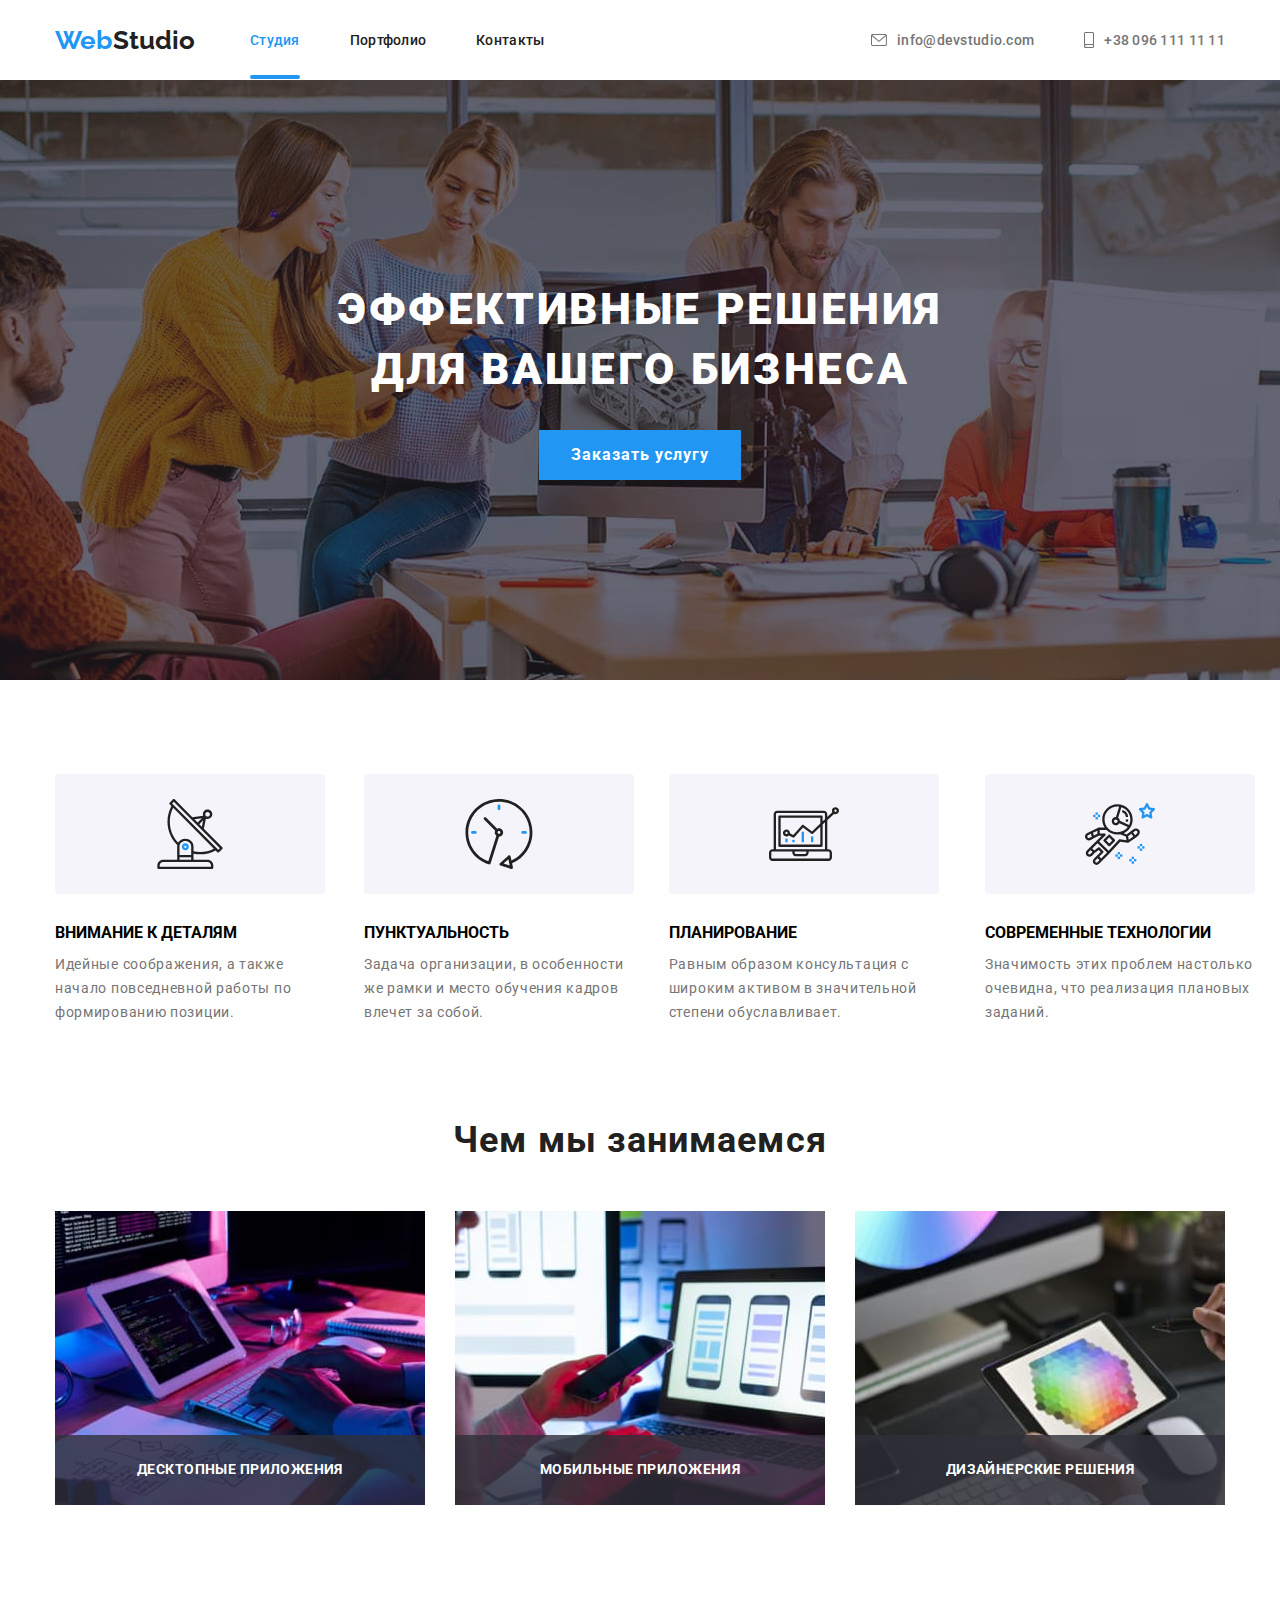
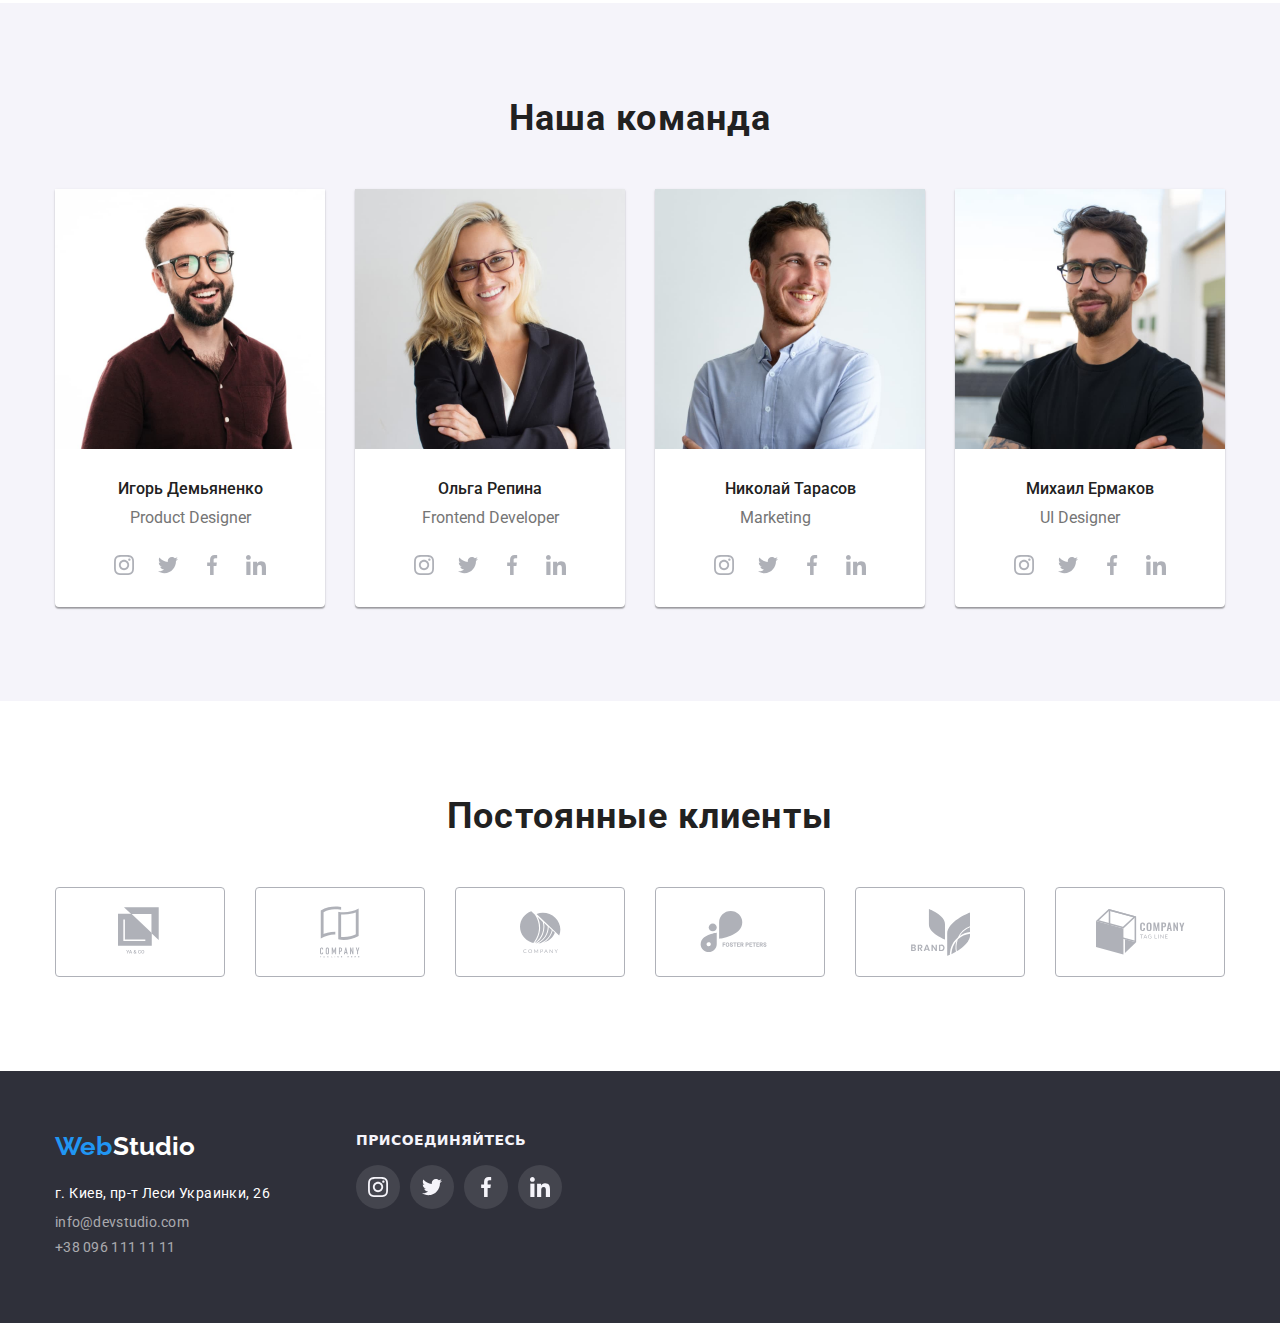
<file: index.html>
﻿<!DOCTYPE html>
<html lang="en">
  <head>
    <link
      rel="stylesheet"
      href="https://cdnjs.cloudflare.com/ajax/libs/modern-normalize/1.0.0/modern-normalize.min.css"
    />
    <link rel="preconnect" href="https://fonts.gstatic.com" />
    <link
      href="https://fonts.googleapis.com/css2?family=Raleway:wght@700&family=Roboto:wght@400;500;700;900&display=swap"
      rel="stylesheet"
    />
    <link rel="stylesheet" href="./css/style.css" />
    <meta charset="UTF-8" />
    <meta
      name="viewport"
      content="width=device-width, initial-scale=1.0"
      lang="ru"
    />
    <title>WebStudio</title>
  </head>
  <body>
    <header>
      <div class="navigation-bar container">
        <nav>
          <a class="logo" href="./index.html">
            <span class="logo-left-part">Web</span>
            <span class="logo-right-part">Studio</span>
          </a>
          <ul class="navigation-list">
            <li><a class="item current-page" href="./index.html">Студия</a></li>
            <li>
              <a class="item link-without-underline" href="./portfolio.html"
                >Портфолио</a
              >
            </li>
            <li><a class="item link-without-underline" href="">Контакты</a></li>
          </ul>
        </nav>
        <ul class="contacts">
          <li>
            <address class="nav-address" tabindex="0">
              <svg width="16" height="12" class="contact-image">
                <use href="./image/sprite.svg#icon-envelope"></use>
              </svg>
              <a class="contact" href="mailto:info@devstudio.com" tabindex="-1"
                >info@devstudio.com</a
              >
            </address>
          </li>
          <li>
            <address class="nav-address" tabindex="0">
              <svg width="10" height="16" class="contact-image">
                <use href="./image/sprite.svg#icon-smartphone"></use>
              </svg>
              <a class="contact" href="tel:+380961111111" tabindex="-1"
                >+38 096 111 11 11</a
              >
            </address>
          </li>
        </ul>
      </div>
    </header>
    <main>
      <div class="backdrop is-hidden" data-modal>
        <div class="modal">
          <button type="button" class="close-btn" data-modal-close></button>
        </div>
      </div>
      <section title="hero" class="section-hero">
        <div class="hero container">
          <h1>Эффективные решения для вашего бизнеса</h1>
          <button class="blue-button" data-modal-open type="button">
            Заказать услугу
          </button>
        </div>
      </section>
      <section class="virtues" title="our virtues">
        <div class="container">
          <h2 style="visibility: hidden; height: 0px">Наши преимущества</h2>
          <ul class="container virtues-list">
            <li class="virtues-item">
              <div class="virtues-image">
                <svg width="70" height="70">
                  <use href="./image/sprite.svg#icon-antenna"></use>
                </svg>
              </div>
              <h3>Внимание к деталям</h3>
              <p>
                Идейные соображения, а также начало повседневной работы по
                формированию позиции.
              </p>
            </li>
            <li class="virtues-item">
              <div class="virtues-image">
                <svg width="70" height="70">
                  <use href="./image/sprite.svg#icon-clock"></use>
                </svg>
              </div>

              <h3>Пунктуальность</h3>
              <p>
                Задача организации, в особенности же рамки и место обучения
                кадров влечет за собой.
              </p>
            </li>
            <li class="virtues-item">
              <div class="virtues-image">
                <svg width="70" height="70">
                  <use href="./image/sprite.svg#icon-draght"></use>
                </svg>
              </div>

              <h3>Планирование</h3>
              <p>
                Равным образом консультация с широким активом в значительной
                степени обуславливает.
              </p>
            </li>
            <li class="virtues-item">
              <div class="virtues-image">
                <svg width="70" height="70">
                  <use href="./image/sprite.svg#icon-astronaut"></use>
                </svg>
              </div>
              <h3>Современные технологии</h3>
              <p>
                Значимость этих проблем настолько очевидна, что реализация
                плановых заданий.
              </p>
            </li>
          </ul>
        </div>
      </section>
      <section title="What we are doing" class="our-work">
        <div class="container">
          <h2>Чем мы занимаемся</h2>
          <div class="our-works-container">
            <ul class="our-work-list">
              <li class="item">
                <img
                  src="./image/photo1.png"
                  alt="Программист пишет код"
                  width="370"
                  height="294"
                />
                <span class="works-label">Десктопные приложения</span>
              </li>
              <li class="item">
                <img
                  src="./image/photo2.png"
                  alt="Дизайнер разрабатывает стиль приложения для мобильного телефона"
                  width="370"
                  height="294"
                />
                <span class="works-label">Мобильные приложения</span>
              </li>
              <li class="item">
                <img
                  src="./image/photo3.png"
                  alt="Дизайнер работает с цветовой схемой на планшете"
                  width="370"
                  height="294"
                />
                <span class="works-label">Дизайнерские решения</span>
              </li>
            </ul>
          </div>
        </div>
      </section>
      <section title="Our team" class="our-team our-work">
        <div class="container">
          <h2>Наша команда</h2>
          <ul class="team-container">
            <li class="employee-card">
              <img
                src="./image/igor.jpg"
                alt="Фотография Игоря Демьяненко"
                width="270"
                height="260"
              />
              <h3>Игорь Демьяненко</h3>
              <span>Product Designer</span>
              <ul class="social-list">
                <li class="social-list-item">
                  <a class="social-link" href="https://www.instagram.com/">
                    <svg width="20" height="20" class="social-image">
                      <use href="./image/sprite.svg#icon-instagram"></use>
                    </svg>
                  </a>
                </li>
                <li>
                  <a class="social-link" href="https://twitter.com/?lang=uk">
                    <svg width="20" height="20" class="social-image">
                      <use href="./image/sprite.svg#icon-twitter"></use>
                    </svg>
                  </a>
                </li>
                <li>
                  <a class="social-link" href="https://facebook.com/">
                    <svg width="20" height="20" class="social-image">
                      <use href="./image/sprite.svg#icon-facebook"></use>
                    </svg>
                  </a>
                </li>
                <li>
                  <a class="social-link" href="https://www.linkedin.com/">
                    <svg width="20" height="20" class="social-image">
                      <use href="./image/sprite.svg#icon-linkedin"></use>
                    </svg>
                  </a>
                </li>
              </ul>
            </li>
            <li class="employee-card">
              <img
                src="./image/olga.jpg"
                alt="Фотография Ольги Репиной"
                width="270"
                height="260"
              />
              <h3>Ольга Репина</h3>
              <span>Frontend Developer</span>
              <ul class="social-list">
                <li class="social-list-item">
                  <a class="social-link" href="https://www.instagram.com/">
                    <svg width="20" height="20" class="social-image">
                      <use href="./image/sprite.svg#icon-instagram"></use>
                    </svg>
                  </a>
                </li>
                <li>
                  <a class="social-link" href="https://twitter.com/?lang=uk">
                    <svg width="20" height="20" class="social-image">
                      <use href="./image/sprite.svg#icon-twitter"></use>
                    </svg>
                  </a>
                </li>
                <li>
                  <a class="social-link" href="https://facebook.com/">
                    <svg width="20" height="20" class="social-image">
                      <use href="./image/sprite.svg#icon-facebook"></use>
                    </svg>
                  </a>
                </li>
                <li>
                  <a class="social-link" href="https://www.linkedin.com/">
                    <svg width="20" height="20" class="social-image">
                      <use href="./image/sprite.svg#icon-linkedin"></use>
                    </svg>
                  </a>
                </li>
              </ul>
            </li>
            <li>
              <div class="employee-card">
                <img
                  src="./image/nick.jpg"
                  alt="Фотография Николая Тарасова"
                  width="270"
                  height="260"
                />
                <h3>Николай Тарасов</h3>
                <span>Marketing</span>
                <ul class="social-list">
                  <li class="social-list-item">
                    <a class="social-link" href="https://www.instagram.com/">
                      <svg width="20" height="20" class="social-image">
                        <use href="./image/sprite.svg#icon-instagram"></use>
                      </svg>
                    </a>
                  </li>
                  <li>
                    <a class="social-link" href="https://twitter.com/?lang=uk">
                      <svg width="20" height="20" class="social-image">
                        <use href="./image/sprite.svg#icon-twitter"></use>
                      </svg>
                    </a>
                  </li>
                  <li>
                    <a class="social-link" href="https://facebook.com/">
                      <svg width="20" height="20" class="social-image">
                        <use href="./image/sprite.svg#icon-facebook"></use>
                      </svg>
                    </a>
                  </li>
                  <li>
                    <a class="social-link" href="https://www.linkedin.com/">
                      <svg width="20" height="20" class="social-image">
                        <use href="./image/sprite.svg#icon-linkedin"></use>
                      </svg>
                    </a>
                  </li>
                </ul>
              </div>
            </li>
            <li>
              <div class="employee-card">
                <img
                  src="./image/michael.jpg"
                  alt="Фотография Михаила Ермакова"
                  width="270"
                  height="260"
                />
                <h3>Михаил Ермаков</h3>
                <span>UI Designer</span>
                <ul class="social-list">
                  <li class="social-list-item">
                    <a class="social-link" href="https://www.instagram.com/">
                      <svg width="20" height="20" class="social-image">
                        <use href="./image/sprite.svg#icon-instagram"></use>
                      </svg>
                    </a>
                  </li>
                  <li>
                    <a class="social-link" href="https://twitter.com/?lang=uk">
                      <svg width="20" height="20" class="social-image">
                        <use href="./image/sprite.svg#icon-twitter"></use>
                      </svg>
                    </a>
                  </li>
                  <li>
                    <a class="social-link" href="https://facebook.com/">
                      <svg width="20" height="20" class="social-image">
                        <use href="./image/sprite.svg#icon-facebook"></use>
                      </svg>
                    </a>
                  </li>
                  <li>
                    <a class="social-link" href="https://www.linkedin.com/">
                      <svg width="20" height="20" class="social-image">
                        <use href="./image/sprite.svg#icon-linkedin"></use>
                      </svg>
                    </a>
                  </li>
                </ul>
              </div>
            </li>
          </ul>
        </div>
      </section>
      <section title="Our clients" class="our-clients">
        <div class="container">
          <h2>Постоянные клиенты</h2>
          <ul>
            <li>
              <a href="https://">
                <svg width="45" height="50">
                  <use href="./image/sprite.svg#logo-1"></use>
                </svg>
              </a>
            </li>
            <li>
              <a href="https://">
                <svg width="40" height="52">
                  <use href="./image/sprite.svg#logo-2"></use>
                </svg>
              </a>
            </li>
            <li>
              <a href="https://">
                <svg width="41" height="42.6">
                  <use href="./image/sprite.svg#logo-3"></use>
                </svg>
              </a>
            </li>
            <li>
              <a href="https://">
                <svg width="80" height="42">
                  <use href="./image/sprite.svg#logo-4"></use>
                </svg>
              </a>
            </li>
            <li>
              <a href="https://">
                <svg width="59" height="47">
                  <use href="./image/sprite.svg#logo-5"></use>
                </svg>
              </a>
            </li>
            <li>
              <a href="https://">
                <svg width="89" height="46">
                  <use href="./image/sprite.svg#logo-6"></use>
                </svg>
              </a>
            </li>
          </ul>
        </div>
      </section>
    </main>
    <footer class="footer-container">
      <div class="container footer-blocks">
        <div>
          <a class="logo" href="./index.html">
            <span class="logo-left-part">Web</span>
            <span class="logo-right-part">Studio</span>
          </a>
          <address>
            <div class="address-block">
              <a
                class="location"
                href="https://www.google.com/maps/d/embed?mid=10uSM3H-mIU3GznYo2szRIEphczw"
                >г. Киев, пр-т Леси Украинки, 26</a
              >
              <a class="address-item" href="mailto:info@devstudio.com">
                <pre>info@devstudio.com</pre>
              </a>
              <a class="address-item" href="tel:+380961111111">
                <pre>+38 096 111 11 11</pre>
              </a>
            </div>
          </address>
        </div>
        <div class="right-block">
          <span>присоединяйтесь</span>
          <ul class="social-list">
            <li class="social-list-item">
              <a class="social-link" href="https://www.instagram.com/">
                <svg width="20" height="20" class="social-image">
                  <use href="./image/sprite.svg#icon-instagram"></use>
                </svg>
              </a>
            </li>
            <li>
              <a class="social-link" href="https://twitter.com/?lang=uk">
                <svg width="20" height="20" class="social-image">
                  <use href="./image/sprite.svg#icon-twitter"></use>
                </svg>
              </a>
            </li>
            <li>
              <a class="social-link" href="https://facebook.com/">
                <svg width="20" height="20" class="social-image">
                  <use href="./image/sprite.svg#icon-facebook"></use>
                </svg>
              </a>
            </li>
            <li>
              <a class="social-link" href="https://www.linkedin.com/">
                <svg width="20" height="20" class="social-image">
                  <use href="./image/sprite.svg#icon-linkedin"></use>
                </svg>
              </a>
            </li>
          </ul>
        </div>
      </div>
    </footer>
    <script src="./js/modal.js"></script>
  </body>
</html>
</file>
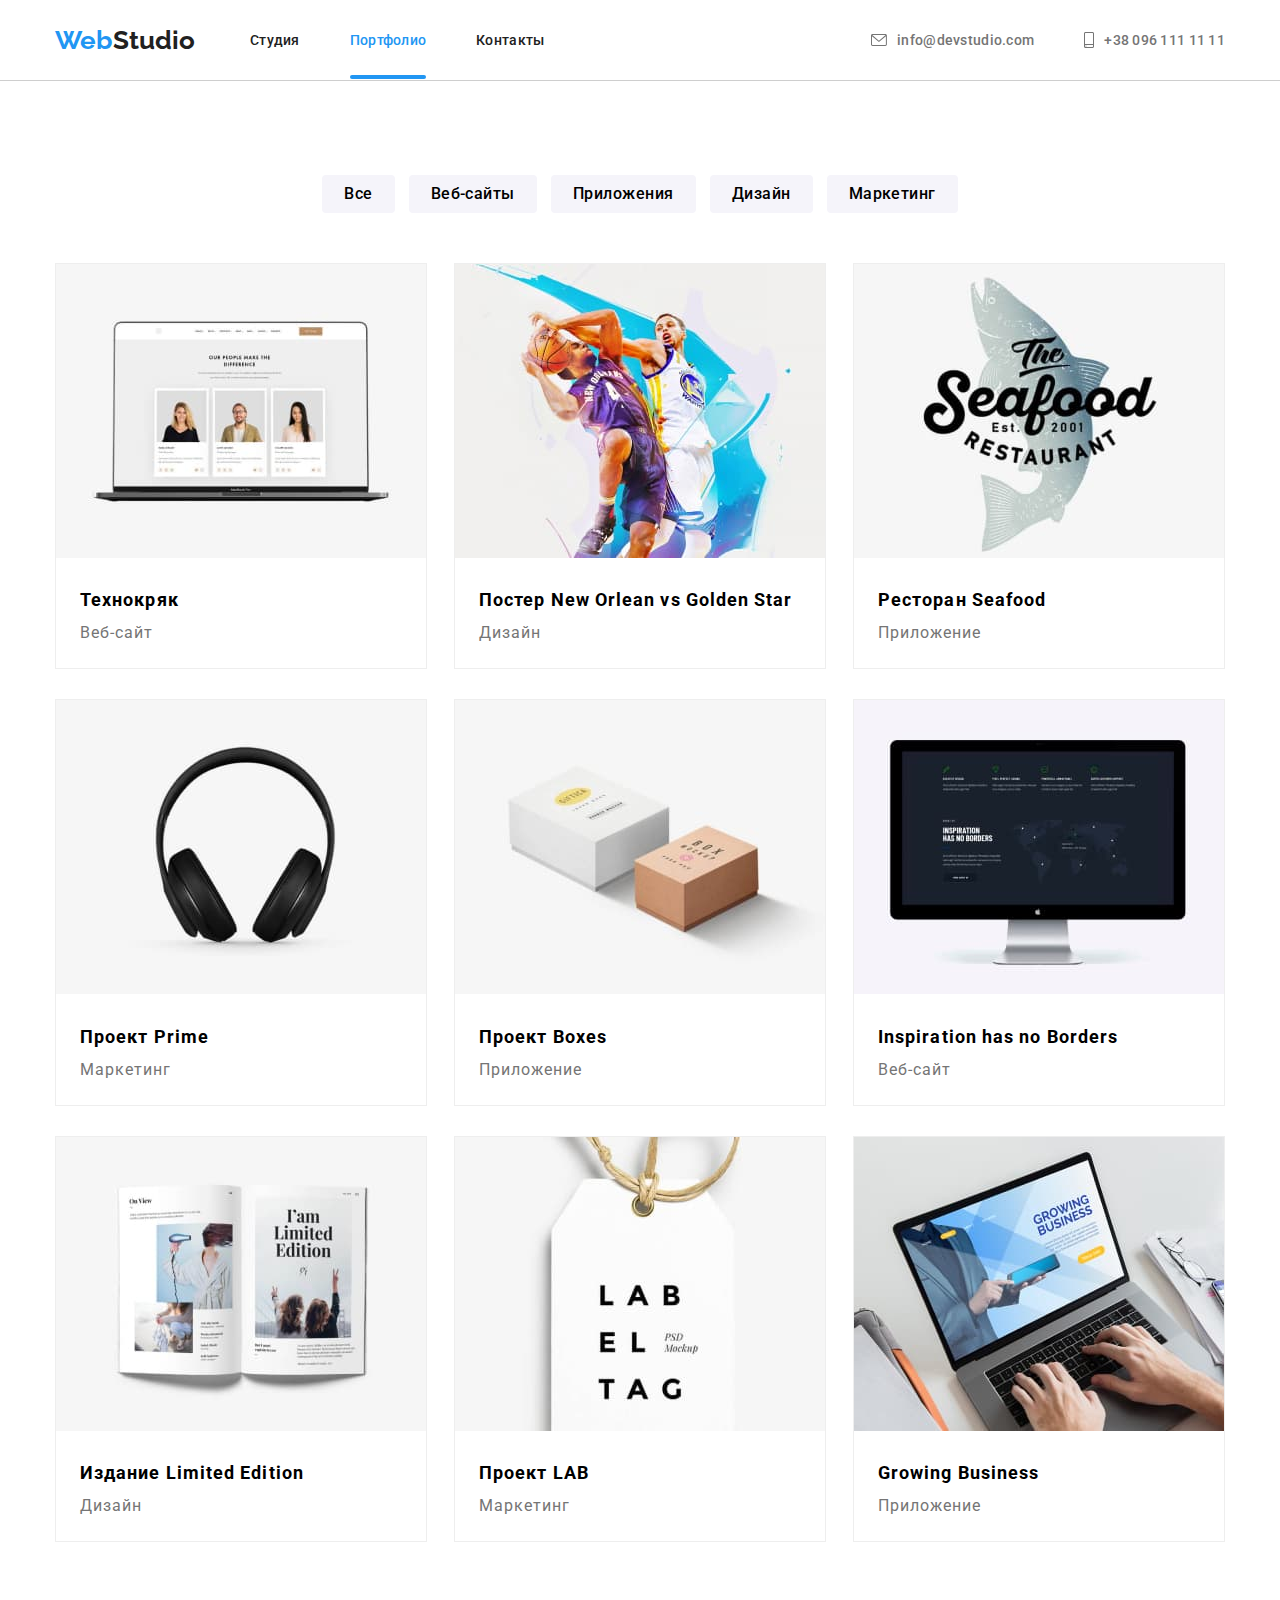
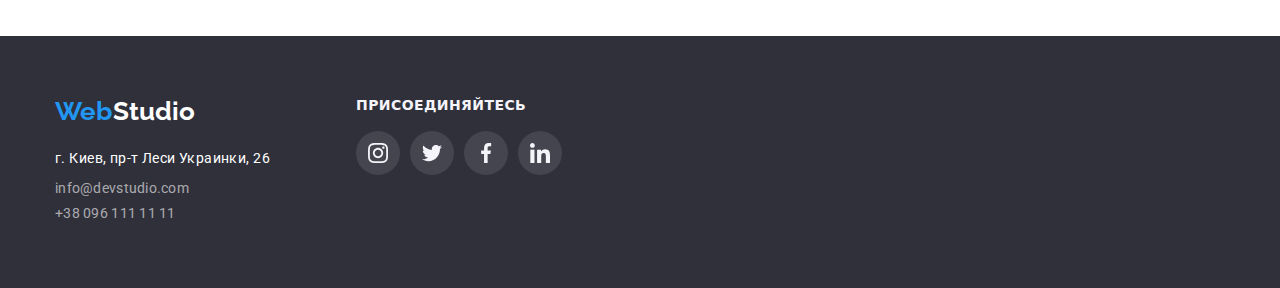
<file: portfolio.html>
<!DOCTYPE html>
<html lang="en">
  <head>
    <meta charset="UTF-8" />
    <meta
      name="viewport"
      content="width=device-width, initial-scale=1.0"
      lang="ru"
    />
    <link
      rel="stylesheet"
      href="https://cdnjs.cloudflare.com/ajax/libs/modern-normalize/1.0.0/modern-normalize.min.css"
    />
    <link rel="preconnect" href="https://fonts.gstatic.com" />
    <link
      href="https://fonts.googleapis.com/css2?family=Raleway:wght@700&family=Roboto:wght@400;500;700;900&display=swap"
      rel="stylesheet"
    />
    <link rel="stylesheet" href="./css/style.css" />
    <title>Portfolio</title>
  </head>
  <body>
    <header>
      <div class="border-bottom">
        <div class="navigation-bar container">
          <nav>
            <a class="logo" href="./index.html">
              <span class="logo-left-part">Web</span>
              <span class="logo-right-part">Studio</span>
            </a>
            <ul class="navigation-list">
              <li>
                <a class="item link-without-underline" href="./index.html"
                  >Студия</a
                >
              </li>
              <li>
                <a class="item current-page" href="./portfolio.html"
                  >Портфолио</a
                >
              </li>
              <li>
                <a class="item link-without-underline" href="">Контакты</a>
              </li>
            </ul>
          </nav>
          <ul class="contacts">
            <li>
              <address class="nav-address" tabindex="0">
                <svg width="16" height="12" class="contact-image">
                  <use href="./image/sprite.svg#icon-envelope"></use>
                </svg>
                <a
                  class="contact"
                  href="mailto:info@devstudio.com"
                  tabindex="-1"
                  >info@devstudio.com</a
                >
              </address>
            </li>
            <li>
              <address class="nav-address" tabindex="0">
                <svg width="10" height="16" class="contact-image">
                  <use href="./image/sprite.svg#icon-smartphone"></use>
                </svg>
                <a class="contact" href="tel:+380961111111" tabindex="-1"
                  >+38 096 111 11 11</a
                >
              </address>
            </li>
          </ul>
        </div>
      </div>
    </header>
    <main>
      <section title="our_works" class="our-works">
        <div class="container">
          <h1 style="display: none">Наши работы</h1>
          <ul class="buttons-list">
            <li><button type="button">Все</button></li>
            <li><button type="button">Веб-сайты</button></li>
            <li><button type="button">Приложения</button></li>
            <li><button type="button">Дизайн</button></li>
            <li><button type="button">Маркетинг</button></li>
          </ul>

          <ul class="works-cards">
            <li class="border-around" tabindex="0">
              <div class="card-with-overlay">
                <img
                  src="./image/tekhno.jpg"
                  alt="Сайт с карточками участников проекта на экране ноутбука"
                  width="370"
                  height="294"
                />
                <span class="text-on-focus"
                  >Технокряк это современная площадка распространения
                  коронавируса. Компании используют эту платформу для цифрового
                  шпионажа и атак на защищённые сервера конкурентов.</span
                >
              </div>
              <div class="cards-description">
                <h2 class="cards-title">Технокряк</h2>
                <p>Веб-сайт</p>
              </div>
            </li>
            <li class="border-around" tabindex="0">
              <img
                src="./image/star.jpg"
                alt="Баскетболист блокирует баскектболиста с команды противника"
                width="370"
                height="294"
              />
              <div class="cards-description">
                <h2 class="cards-title">Постер New Orlean vs Golden Star</h2>
                <p>Дизайн</p>
              </div>
            </li>
            <li class="border-around" tabindex="0">
              <img
                src="./image/restaurant.jpg"
                alt="Эмблема ресторана"
                width="370"
                height="294"
              />
              <div class="cards-description">
                <h2 class="cards-title">Ресторан Seafood</h2>
                <p>Приложение</p>
              </div>
            </li>
            <li class="border-around" tabindex="0">
              <img
                src="./image/prime.jpg"
                alt="Накладные наушники"
                width="370"
                height="294"
              />
              <div class="cards-description">
                <h2 class="cards-title">Проект Prime</h2>
                <p>Маркетинг</p>
              </div>
            </li>
            <li class="border-around" tabindex="0">
              <img
                src="./image/boxes.jpg"
                alt="Две небольшие коробки"
                width="370"
                height="294"
              />
              <div class="cards-description">
                <h2 class="cards-title">Проект Boxes</h2>
                <p>Приложение</p>
              </div>
            </li>
            <li class="border-around" tabindex="0">
              <img
                src="./image/inspiration.jpg"
                alt="Страница сайта на экране монитора"
                width="370"
                height="294"
              />
              <div class="cards-description">
                <h2 class="cards-title">Inspiration has no Borders</h2>
                <p>Веб-сайт</p>
              </div>
            </li>
            <li class="border-around" tabindex="0">
              <img
                src="./image/limited-edition.jpg"
                alt="Открытый журнал"
                width="370"
                height="294"
              />
              <div class="cards-description">
                <h2 class="cards-title">Издание Limited Edition</h2>
                <p>Дизайн</p>
              </div>
            </li>
            <li class="border-around" tabindex="0">
              <img src="./image/lab.jpg" alt="Бирка" width="370" height="294" />
              <div class="cards-description">
                <h2 class="cards-title">Проект LAB</h2>
                <p>Маркетинг</p>
              </div>
            </li>
            <li class="border-around" tabindex="0">
              <img
                src="./image/growing.jpg"
                alt="Человек набирает текст на ноутбуке"
                width="370"
                height="294"
              />
              <div class="cards-description">
                <h2 class="cards-title">Growing Business</h2>
                <p>Приложение</p>
              </div>
            </li>
          </ul>
        </div>
      </section>
    </main>
    <footer class="footer-container">
      <div class="container footer-blocks">
        <div>
          <a class="logo" href="./index.html">
            <span class="logo-left-part">Web</span>
            <span class="logo-right-part">Studio</span>
          </a>
          <address>
            <div class="address-block">
              <a
                class="location"
                href="https://www.google.com/maps/d/embed?mid=10uSM3H-mIU3GznYo2szRIEphczw"
                >г. Киев, пр-т Леси Украинки, 26</a
              >
              <a class="address-item" href="mailto:info@devstudio.com">
                <pre>info@devstudio.com</pre>
              </a>
              <a class="address-item" href="tel:+380961111111">
                <pre>+38 096 111 11 11</pre>
              </a>
            </div>
          </address>
        </div>
        <div class="right-block">
          <span>присоединяйтесь</span>
          <ul class="social-list">
            <li class="social-list-item">
              <a class="social-link" href="https://www.instagram.com/">
                <svg width="20" height="20" class="social-image">
                  <use href="./image/sprite.svg#icon-instagram"></use>
                </svg>
              </a>
            </li>
            <li>
              <a class="social-link" href="https://twitter.com/?lang=uk">
                <svg width="20" height="20" class="social-image">
                  <use href="./image/sprite.svg#icon-twitter"></use>
                </svg>
              </a>
            </li>
            <li>
              <a class="social-link" href="https://facebook.com/">
                <svg width="20" height="20" class="social-image">
                  <use href="./image/sprite.svg#icon-facebook"></use>
                </svg>
              </a>
            </li>
            <li>
              <a class="social-link" href="https://www.linkedin.com/">
                <svg width="20" height="20" class="social-image">
                  <use href="./image/sprite.svg#icon-linkedin"></use>
                </svg>
              </a>
            </li>
          </ul>
        </div>
      </div>
    </footer>
  </body>
</html>
</file>
<file: css/style.css>
:root {
  --accent-color: #2196f3;
  --light-gray-color: #f5f4fa;
  --dark-gray-color: #757575;
  --black-color: #212121;
  --primary-font: "Raleway", sans-serif;
  --secondary-font: "Roboto", sans-serif;
}
*,
*::before,
*::after {
  box-sizing: border-box;
}
h1,
h2,
h3,
ul {
  margin: 0;
  padding: 0;
}
p,
pre {
  margin: 0;
  padding: 0;
}
button {
  font-family: var(--secondary-font);
  font-weight: 500;
  letter-spacing: 0.03em;
  line-height: 1.625;
}
pre {
  font-family: var(--secondary-font);
}
main {
  font-family: var(--secondary-font);
}

.container {
  width: 1200px;
  padding-left: 15px;
  padding-right: 15px;
  margin-left: auto;
  margin-right: auto;

  background-color: transparent;
}
.team-container {
  padding-top: 50px;
  display: flex;
  justify-content: space-between;
}
.our-team {
  min-height: 648px;
  background: #f5f4fa;
}
.contact-image {
  fill: currentColor;
  margin-right: 10px;
}
.social-list {
  display: flex;
  justify-content: space-between;
  margin-top: 16px;
}
.social-link {
  transition: all cubic-bezier(0.4, 0, 0.2, 1) 250ms;
  color: #afb1b8;
  display: flex;
  justify-content: center;
  align-items: center;
  height: 44px;
  width: 44px;
  border-radius: 50px;
}
.social-link:hover,
.social-link:focus {
  background-color: var(--accent-color);
  color: #ffffff;
}
.social-image {
  display: block;
  fill: currentColor;
  width: 20px;
  height: 20px;
}
.navigation-bar {
  display: flex;
  justify-content: space-between;
  align-items: center;
  min-height: 80px;
}
.nav-address {
  transition: color cubic-bezier(0.4, 0, 0.2, 1) 250ms;

  color: var(--dark-gray-color);
  display: flex;
  align-items: center;
  justify-content: space-around;
}

.nav-address:hover .contact,
.nav-address:focus .contact,
.nav-address:hover,
.nav-address:focus {
  color: var(--accent-color);
}
.navigation-list .item:hover,
.navigation-list .item:focus {
  color: var(--accent-color);
  text-decoration: none;
}
.logo {
  display: inline-block;
  font-family: var(--primary-font);
  font-weight: 700;
  font-size: 26px;
  line-height: 1.174;
  text-decoration: none;
  align-self: center;
  min-width: 145px;
}

.logo-left-part {
  color: var(--accent-color);
}
.logo-right-part {
  margin-left: -5px;
}
footer .logo-right-part {
  color: #ffffff;
}
header .logo-right-part {
  color: var(--black-color);
}
.navigation-list,
.contacts {
  display: flex;
  justify-content: space-between;
  align-items: center;
  font-family: var(--secondary-font);
}
.navigation-list .item {
  transition: color cubic-bezier(0.4, 0, 0.2, 1) 250ms;

  text-decoration: none;
  font-weight: 500;
  font-size: 14px;
  line-height: 1.143;
  letter-spacing: 0.02em;
  font-family: var(--secondary-font);
}
.navigation-list .item:nth-child(1) {
  margin-left: 50px;
}
.border-bottom {
  border-bottom: 1px solid;
  border-color: #cecece;
}
.navigation-list .item:nth-child(2) {
  margin-left: 50px;
}
.link-without-underline {
  color: var(--black-color);
}
nav {
  display: flex;
}
.contact {
  transition: all cubic-bezier(0.4, 0, 0.2, 1) 250ms;

  align-content: space-between;
  text-decoration: none;
  font-weight: 500;
  font-size: 14px;
  line-height: 1.143;
  letter-spacing: 0.02em;
  color: var(--dark-gray-color);
  font-style: normal;
}
.contacts li:nth-of-type(2) {
  margin-left: 50px;
}
.contact:hover,
.contact:focus {
  color: var(--accent-color);
}
a:hover,
a:focus {
  text-decoration: none;
}
li {
  list-style: none;
  margin: 0;
  padding: 0;
}
h1 {
  width: 696px;
  min-height: 120px;
  font-weight: 900;
  font-size: 44px;
  line-height: 1.36;
  text-align: center;
  letter-spacing: 0.06em;
  text-transform: uppercase;
  color: #ffffff;
  align-self: center;
}
.our-work {
  padding-top: 94px;
  padding-bottom: 94px;
}
.our-work h2,
.our-clients h2 {
  text-align: center;
  color: var(--black-color);
  font-weight: 700;
  font-size: 36px;
  line-height: 1.167;
  letter-spacing: 0.03em;
}
.border-around {
  border: 1px solid;
  border-color: #eeeeee;
  margin-top: 30px;
  box-shadow: 0px 0px 0px transparent;

  transition: box-shadow 250ms cubic-bezier(0.4, 0, 0.2, 1);
}
.border-around:focus,
.border-around:hover {
  box-shadow: 0px 1px 1px rgba(0, 0, 0, 0.12), 0px 4px 4px rgba(0, 0, 0, 0.06),
    1px 4px 6px rgba(0, 0, 0, 0.16);
}
.border-around:focus .text-on-focus,
.border-around:hover .text-on-focus {
  transform: translateY(-298px);
  transition: transform 250ms cubic-bezier(0.4, 0, 0.2, 1);
}
.card-with-overlay {
  position: relative;
  overflow: hidden;
}
.text-on-focus {
  display: flex;
  justify-content: center;
  align-items: center;
  transition: all 250ms cubic-bezier(0.4, 0, 0.2, 1);
  background-color: rgba(33, 150, 243, 0.9);
  position: absolute;
  bottom: -298px;
  left: 0;
  width: 100%;
  height: 100%;
  padding: 63px 24px;
  font-family: var(--secondary-font);
  font-size: 18px;
  line-height: 1.56;
  letter-spacing: 0.03em;
  transform: translateY(0px);

  color: #ffffff;
}

.our-works-container,
.our-clients ul {
  padding-top: 50px;
}
.our-work-list {
  display: flex;
  justify-content: space-between;
}
.our-work-list .item:nth-child(n + 2) {
  margin-left: 30px;
}
.item {
  position: relative;
}
.works-label {
  position: absolute;
  bottom: 0;
  left: 0;
  transform: translateY(-4px);

  font-family: var(--secondary-font);
  font-size: 14px;
  font-weight: 700;
  line-height: 1.14;
  letter-spacing: 0.03em;
  text-transform: uppercase;
  display: flex;
  justify-content: center;
  align-items: center;
  color: #ffffff;
  min-height: 70px;
  width: 100%;
  background-color: rgba(47, 48, 58, 0.8);
}
.employee-card h3 {
  color: var(--black-color);
  font-weight: 500;
  font-size: 16px;
  line-height: 1.188;
  margin-top: 30px;
}
.employee-card span {
  color: var(--dark-gray-color);
  font-weight: 400;
  font-size: 16px;
  line-height: 1.188;
  min-width: 100px;
  margin-top: 10px;
}
.team p {
  color: var(--dark-gray-color);
  font-size: 16px;
  line-height: 1.87;
  font-weight: 400;
}
.employee-card {
  display: flex;
  flex-direction: column;
  padding-bottom: 20px;
  align-items: center;
  min-height: 368px;
  background-color: #ffffff;
  box-shadow: 0px 1px 3px rgba(0, 0, 0, 0.12), 0px 1px 1px rgba(0, 0, 0, 0.14),
    0px 2px 1px rgba(0, 0, 0, 0.2);
  border-radius: 0px 0px 4px 4px;
}
.virtues {
  padding-top: 94px;
}
.virtues-item h3 {
  font-size: 16px;
  text-transform: uppercase;
  line-height: 1.172;
  margin-top: 30px;
}
.virtues-list {
  display: flex;
  justify-content: space-between;
  padding: 0px;
}
.virtues-item {
  display: inline-block;
  font-weight: bold;
  min-height: 101px;
  min-width: 270px;
  font-size: 14px;
}
.virtues-list li:nth-child(n + 2) {
  margin-left: 30px;
}
.virtues-image {
  width: 270px;
  min-height: 120px;
  background: #f5f4fa;
  border-radius: 4px;
  display: flex;
  align-items: center;
}
.virtues-image > svg {
  display: flex;
  align-self: center;
  justify-items: center;
  margin: auto;
}
.our-clients ul {
  display: flex;
  justify-content: space-between;
}
.our-clients a {
  display: flex;
  justify-content: center;
  align-items: center;
  fill: currentColor;
  border: 1px solid #afb1b8;
  border-radius: 4px;
  width: 170px;
  height: 90px;
}
.our-clients a {
  transition: all 250ms cubic-bezier(0.4, 0, 0.2, 1);

  color: #afb1b8;
}
.our-clients a:focus,
.our-clients a:hover {
  color: #2196f3;
}

.section-hero {
  padding-top: 200px;
  padding-bottom: 200px;
  background-image: linear-gradient(
      rgba(47, 48, 58, 0.4),
      rgba(47, 48, 58, 0.4)
    ),
    url("../image/hero.jpg");
  background-size: cover;
  background-repeat: no-repeat;
  background-position: center;
}
.hero {
  display: flex;
  flex-direction: column;
  justify-content: center;
}
.blue-button {
  background-color: var(--accent-color);
  color: #ffffff;
  font-weight: 700;
  font-size: 16px;
  line-height: 1.87;
  letter-spacing: 0.06em;
  align-self: center;
  margin-top: 30px;
  padding: 10px 32px;
  min-width: 200px;
  border: none;
}
.address-item {
  transition: color cubic-bezier(0.4, 0, 0.2, 1) 250ms;

  text-decoration: none;
  font-weight: 400;
  font-size: 14px;
  line-height: 1.143;
  letter-spacing: 0.02em;
  font-style: normal;
  color: var(--dark-gray-color);
}

.address-item:hover,
.address-item:focus,
.current-page {
  color: var(--accent-color);
}
.current-page {
  position: relative;
}
.current-page::after {
  content: "";
  position: absolute;
  bottom: 0;
  left: 0;
  display: flex;
  width: 100%;
  height: 4px;
  border-radius: 2px;
  margin-bottom: -31px;
  background-color: var(--accent-color);
}
.buttons-list {
  display: flex;
  justify-content: center;
  min-width: 611px;
}
.buttons-list li:nth-child(n + 2) {
  margin-left: 14px;
}
.buttons-list button {
  transition: background-color cubic-bezier(0.4, 0, 0.2, 1) 250ms,
    color cubic-bezier(0.4, 0, 0.2, 1) 250ms;

  background-color: var(--light-gray-color);
  border-radius: 4px;
  border: none;
  padding: 6px 22px;
  font-size: 16px;
}
.buttons-list a {
  text-decoration: none;
  color: var(--black-color);
  font-weight: 500;
  font-size: 16px;
  line-height: 1.26;
  text-align: center;
  letter-spacing: 0.03em;
}
.buttons-list button:hover,
.buttons-list button:focus {
  background-color: var(--accent-color);
  color: #ffffff;
  outline: none;
}
.works-cards {
  display: flex;
  padding-top: 20px;
  justify-content: space-between;
  flex-wrap: wrap;
}
.works-cards .cards-title {
  font-weight: 700;
  font-size: 18px;
  line-height: 2;
  letter-spacing: 0.06em;
}
.works-cards p {
  font-weight: 400;
  font-size: 16px;
  line-height: 1.875;
  letter-spacing: 0.06em;
  color: var(--dark-gray-color);
  display: inline-block;
  min-width: 270px;
}
.virtues p {
  padding-top: 10px;
  font-weight: 400;
  font-size: 14px;
  line-height: 1.714;
  letter-spacing: 0.05em;
  color: var(--dark-gray-color);
}

.works-cards li {
  min-width: 370px;
  box-sizing: border-box;
}
.our-works,
.our-clients {
  padding-bottom: 94px;
  padding-top: 94px;
}
.cards-description {
  padding: 20px 24px;
}
.location {
  text-decoration: none;
  font-weight: 400;
  font-size: 14px;
  line-height: 1.71;
  letter-spacing: 0.03em;
  font-family: var(--secondary-font);
}
footer {
  background-color: #2f303a;
  height: 252px;
}
.location {
  color: #ffffff;
}
address {
  font-style: unset;
}

.address-block {
  min-width: 231px;
  margin-top: 20px;
}
footer .address-item {
  color: rgba(255, 255, 255, 0.6);
  font-family: var(--secondary-font);
}

footer .address-item:nth-child(n + 2) {
  display: flex;
  padding-top: 9px;
}
.footer-container {
  min-height: 252px;
  padding-top: 60px;
  padding-bottom: 60px;
  background: #2f303a;
}
.footer-blocks {
  display: flex;
}
.right-block .social-link {
  transition: background-color cubic-bezier(0.4, 0, 0.2, 1) 250ms;

  background-color: rgba(255, 255, 255, 0.1);
  color: var(--light-gray-color);
}
.right-block .social-link:hover,
.right-block .social-link:focus {
  background-color: var(--accent-color);
}
.right-block {
  display: block;
  margin-left: 70px;
  width: 206px;
}
.right-block li {
  display: flex;
  justify-content: space-between;
}
.right-block span {
  text-transform: uppercase;
  color: var(--light-gray-color);
  font-size: 14px;
  font-weight: 700;
  line-height: 16px;
  letter-spacing: 0.03em;
}
.backdrop {
  position: fixed;
  top: 0;
  left: 0;
  width: 100%;
  height: 100%;
  background-color: rgba(0, 0, 0, 0.2);
}
.backdrop.is-hidden {
  pointer-events: none;
  opacity: 0;
  scale: 0;
}
.backdrop {
  z-index: 100;
  transition: all cubic-bezier(0.4, 0, 0.2, 1) 250ms;
  scale: 1;
}
.modal {
  position: absolute;
  left: 50%;
  top: 50%;
  transform: translate(-50%, -50%);
  border-radius: 4px;
  height: 581px;
  width: 528px;
  background: #ffffff;
  box-shadow: 0px 1px 3px rgba(0, 0, 0, 0.12), 0px 1px 1px rgba(0, 0, 0, 0.14),
    0px 2px 1px rgba(0, 0, 0, 0.2);
  border-radius: 4px;
  opacity: 1;
}
.close-btn {
  position: absolute;
  width: 30px;
  height: 30px;
  right: 8px;
  top: 8px;

  fill: black;
  background-position: center;
  background-image: url("../image/close-btn.svg"),
    linear-gradient(#ffffff, #ffffff);
  background-repeat: no-repeat;
  border: 1px solid rgba(0, 0, 0, 0.1);
  border-radius: 50%;
}
</file>
